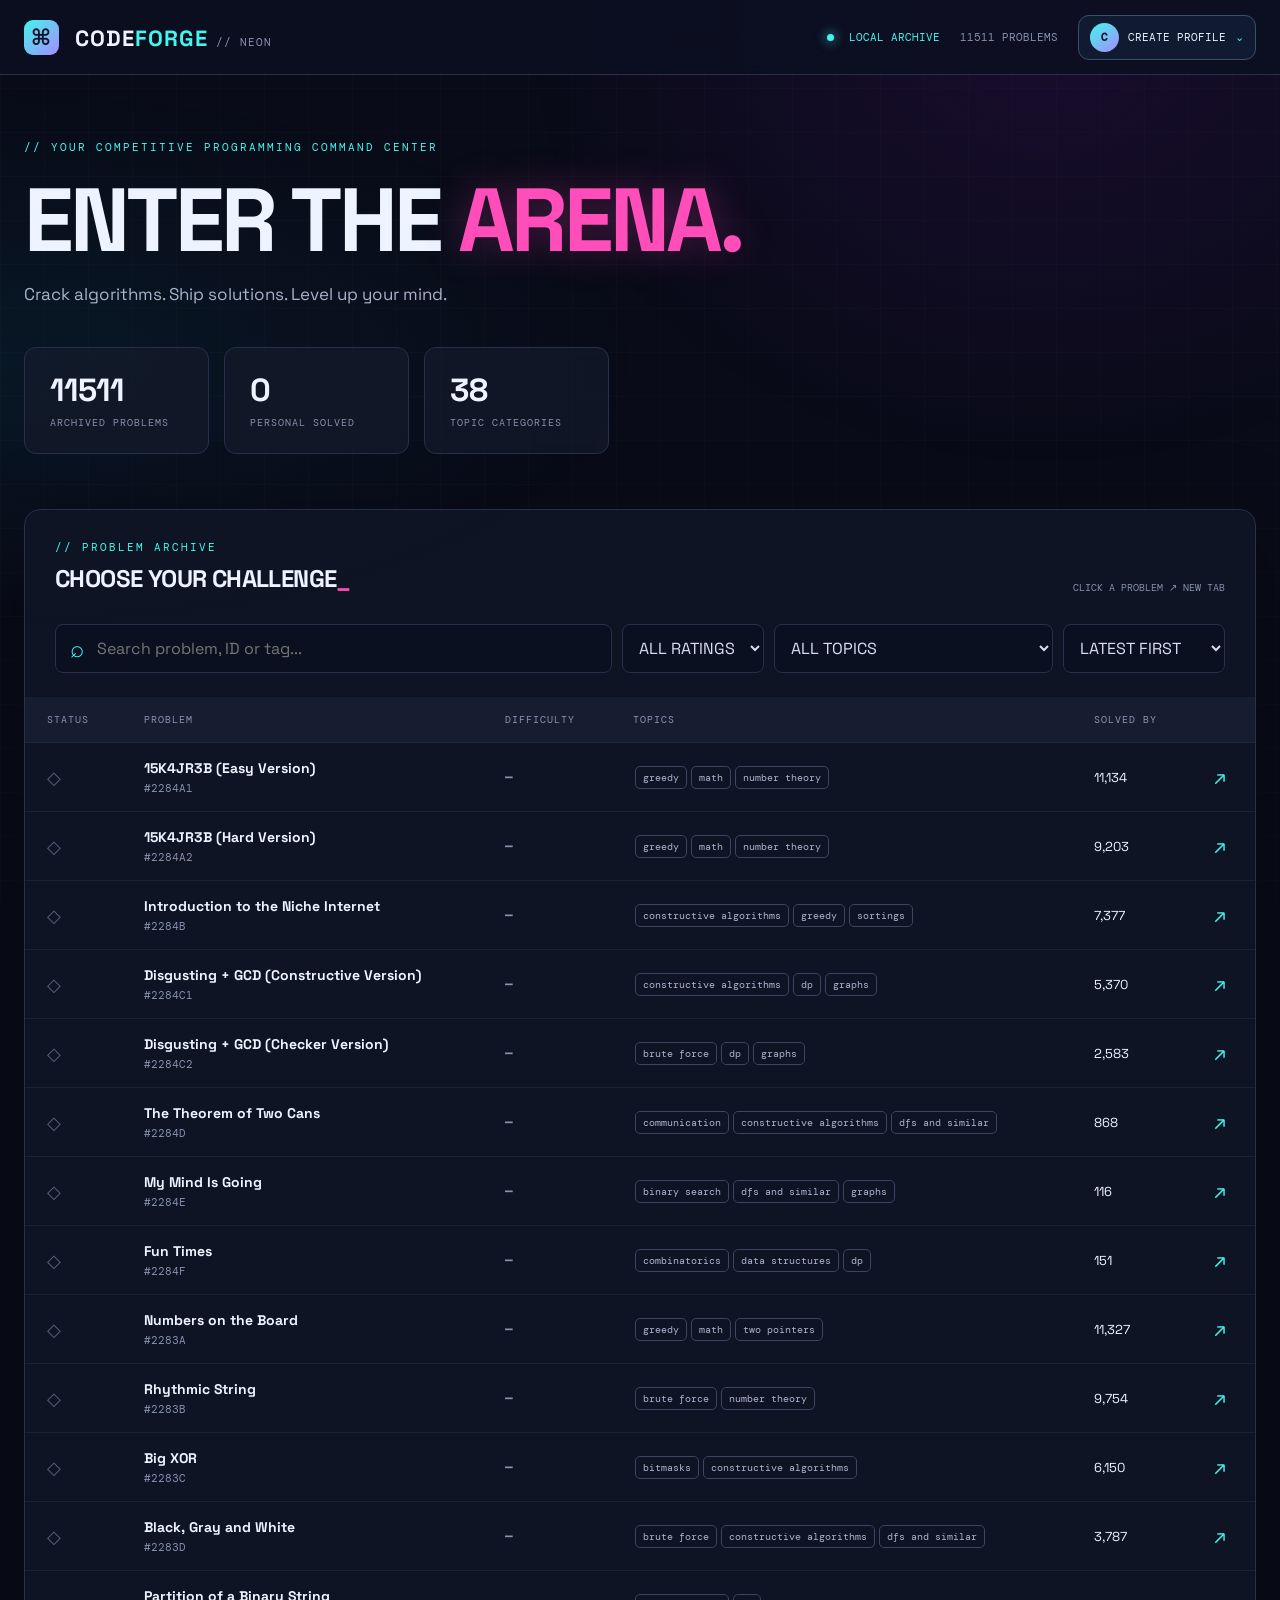
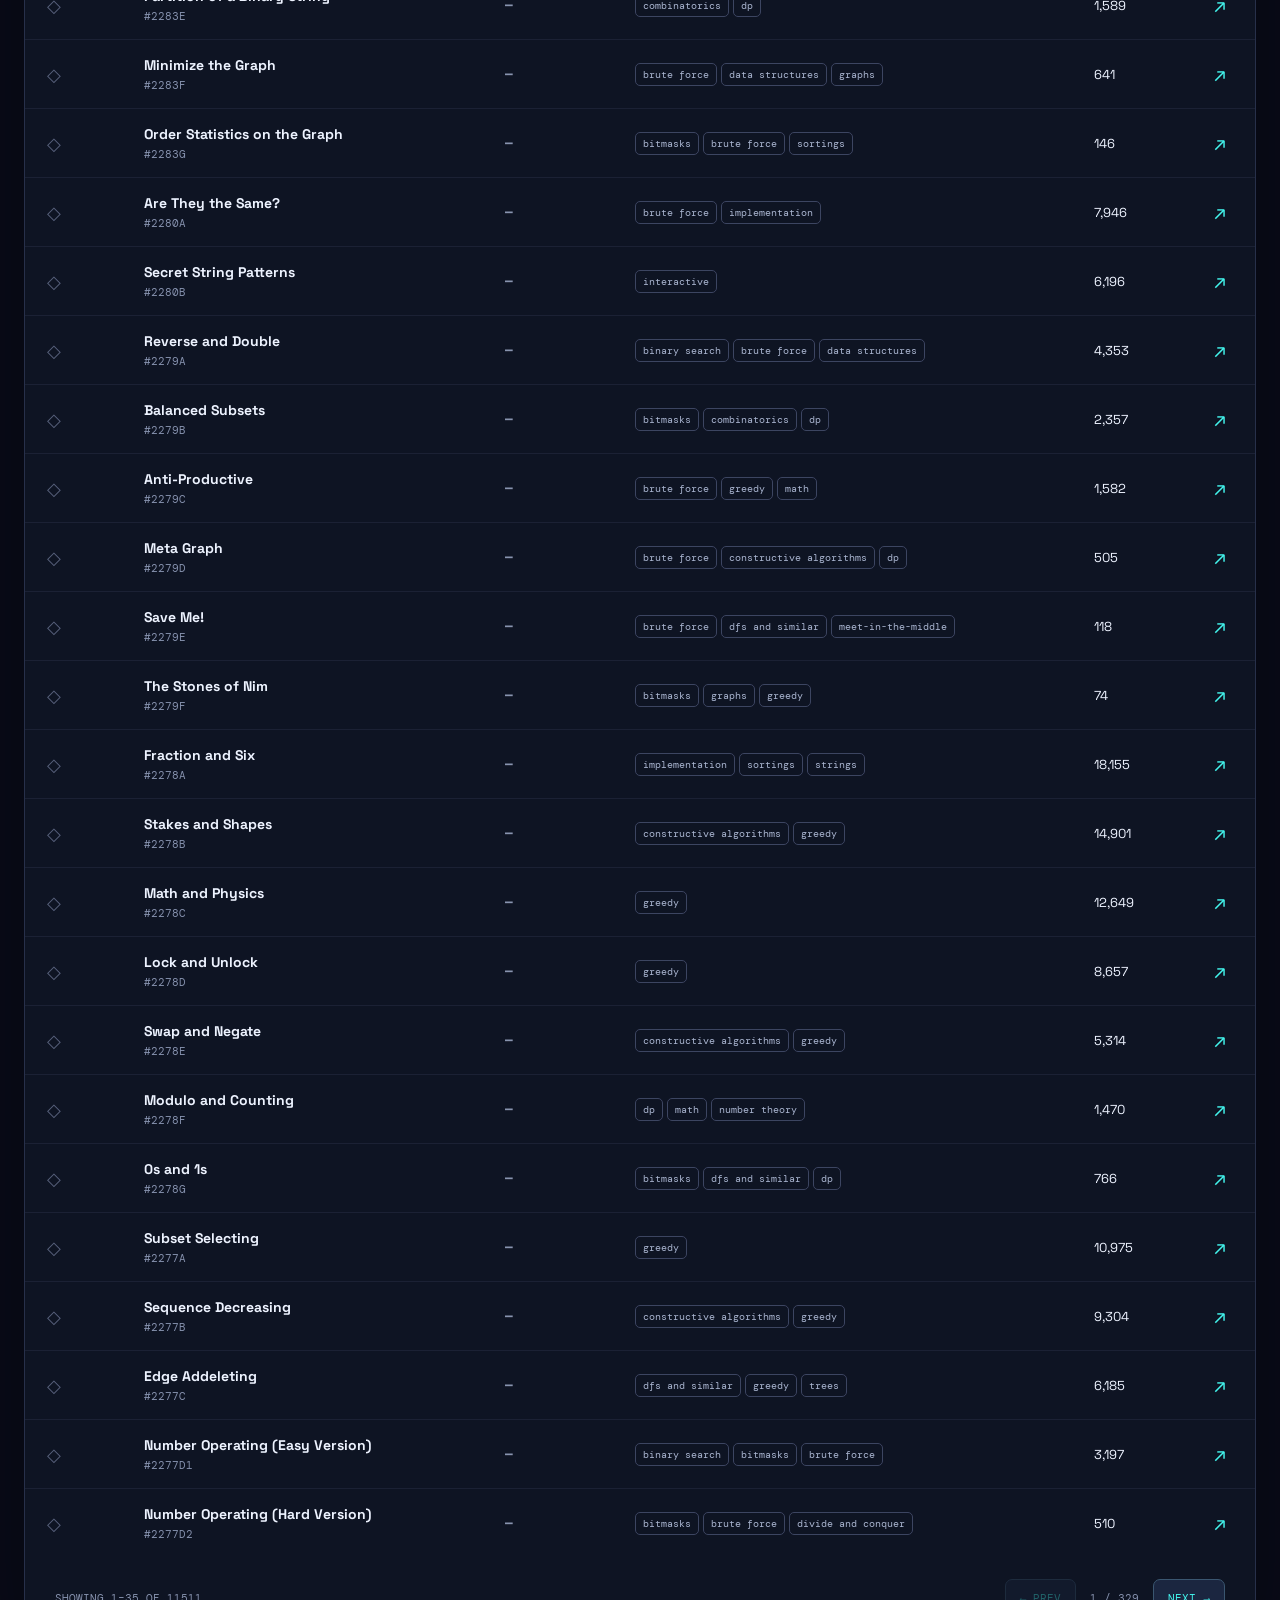
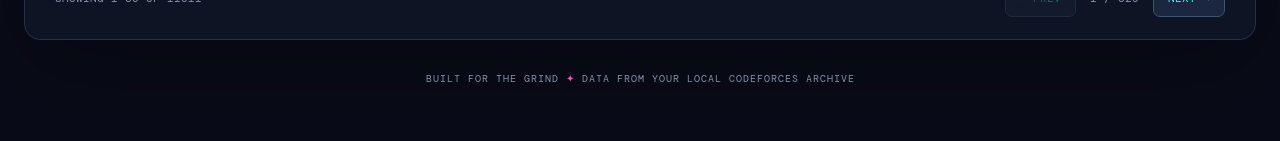
<file: index.html>
<!doctype html><html lang="en"><head><meta charset="utf-8"><meta name="viewport" content="width=device-width,initial-scale=1"><meta name="theme-color" content="#090b18"><title>CODEFORGE // NEON</title><link rel="stylesheet" href="style.css">
<link rel="stylesheet" href="ui.css">
</head><body><div class="ambient"></div><header><a href="index.html" class="logo"><span class="logo-mark">⌘</span> CODE<span>FORGE</span><small> // NEON</small></a><div class="head-right"><span class="live"><i></i> LOCAL ARCHIVE</span><span id="count"></span></div></header><main><div class="eyebrow">// YOUR COMPETITIVE PROGRAMMING COMMAND CENTER</div><h1>ENTER THE <em>ARENA.</em></h1><p class="sub">Crack algorithms. Ship solutions. Level up your mind.</p><div class="metrics"><div><strong id="total">—</strong><small>ARCHIVED PROBLEMS</small></div><div><strong id="solved">—</strong><small>PERSONAL SOLVED</small></div><div><strong id="topics">—</strong><small>TOPIC CATEGORIES</small></div></div><section class="library"><div class="section-head"><div><div class="eyebrow">// PROBLEM ARCHIVE</div><h2>CHOOSE YOUR CHALLENGE<span class="cursor">_</span></h2></div><span class="hint">CLICK A PROBLEM ↗ NEW TAB</span></div><div class="filters"><label class="search"><span>⌕</span><input id="search" placeholder="Search problem, ID or tag..." autocomplete="off"></label><select id="rating"><option value="all">ALL RATINGS</option><option value="800-1200">800–1200</option><option value="1201-1600">1201–1600</option><option value="1601-2000">1601–2000</option><option value="2001-4000">2000+</option><option value="unrated">UNRATED</option></select><select id="tag"><option value="all">ALL TOPICS</option></select><select id="sort"><option value="new">LATEST FIRST</option><option value="easy">EASIEST FIRST</option><option value="hard">HARDEST FIRST</option><option value="popular">MOST SOLVED</option></select></div><div class="table-wrap"><table><thead><tr><th>STATUS</th><th>PROBLEM</th><th>DIFFICULTY</th><th>TOPICS</th><th>SOLVED BY</th><th></th></tr></thead><tbody id="results"></tbody></table></div><div class="pagination"><span id="showing"></span><div><button id="prev">← PREV</button><span id="page"></span><button id="next">NEXT →</button></div></div></section><footer>BUILT FOR THE GRIND <span>✦</span> DATA FROM YOUR LOCAL CODEFORCES ARCHIVE</footer></main><script src="data.js"></script><script src="app.js"></script>
  <script src="ui.js"></script>
</body></html>
</file>
<file: style.css>
@import url('https://fonts.googleapis.com/css2?family=DM+Mono:wght@400;500&family=Space+Grotesk:wght@400;500;600;700&display=swap');:root{--bg:#090b18;--panel:#111628;--line:#27304a;--muted:#8591ad;--cyan:#43f5ed;--pink:#ff4db9;--purple:#a68bff;--text:#edf3ff}*{box-sizing:border-box}body{margin:0;background:var(--bg);color:var(--text);font-family:'Space Grotesk',system-ui,sans-serif;min-height:100vh}button,input,select,textarea{font:inherit}.ambient{position:fixed;inset:0;pointer-events:none;z-index:-1;background:radial-gradient(ellipse at 82% 4%,#3b125a55,transparent 35%),radial-gradient(ellipse at 0 40%,#064b5c33,transparent 35%),linear-gradient(#ffffff04 1px,transparent 1px),linear-gradient(90deg,#ffffff04 1px,transparent 1px);background-size:auto,auto,44px 44px,44px 44px}header{height:75px;padding:0 max(24px,calc((100vw - 1320px)/2));display:flex;align-items:center;justify-content:space-between;border-bottom:1px solid var(--line);background:#0c1021d9;backdrop-filter:blur(16px)}a{color:inherit;text-decoration:none}.logo{font-weight:700;font-size:22px;letter-spacing:1px;white-space:nowrap}.logo span:not(.logo-mark){color:var(--cyan)}.logo small{font:11px 'DM Mono',monospace;color:var(--muted)}.logo-mark{display:inline-flex;width:35px;height:35px;align-items:center;justify-content:center;background:linear-gradient(135deg,var(--cyan),var(--purple));color:#101426;border-radius:9px;margin-right:9px}.head-right{display:flex;align-items:center;gap:20px;font:11px 'DM Mono',monospace;color:var(--muted)}.live{color:var(--cyan);white-space:nowrap}.live i{display:inline-block;width:7px;height:7px;background:var(--cyan);border-radius:50%;box-shadow:0 0 12px var(--cyan);margin-right:8px}main{max-width:1320px;margin:auto;padding:65px 24px 24px}.eyebrow{font:11px 'DM Mono',monospace;letter-spacing:2px;color:var(--cyan)}h1{font-size:clamp(42px,7vw,94px);line-height:1.03;letter-spacing:-4px;margin:20px 0 15px}h1 em{font-style:normal;color:var(--pink);text-shadow:0 0 42px #ff4db950}.sub{color:#a7b2c9;font-size:17px}.metrics{display:flex;gap:15px;margin:42px 0 55px}.metrics>div{min-width:185px;padding:22px 25px;background:#151b2caa;border:1px solid var(--line);border-radius:12px}.metrics strong{display:block;font-size:32px}.metrics small{font:10px 'DM Mono',monospace;color:var(--muted);letter-spacing:1px}.library{background:#101525e8;border:1px solid var(--line);border-radius:16px;overflow:hidden;box-shadow:0 24px 90px #0005}.section-head{padding:30px;display:flex;justify-content:space-between;align-items:end}.section-head h2{font-size:24px;margin:9px 0 0;letter-spacing:-.6px}.cursor{color:var(--pink)}.hint{font:10px 'DM Mono',monospace;color:var(--muted)}.filters{padding:0 30px 24px;display:flex;gap:10px;flex-wrap:wrap}.search{display:flex;align-items:center;flex:1;min-width:230px;background:#0b1020;border:1px solid var(--line);border-radius:8px;padding:0 14px}.search span{color:var(--cyan);font-size:24px}.search input{background:none;border:0;color:white;outline:0;width:100%;padding:13px}select{background:#0b1020;border:1px solid var(--line);color:#d4dff4;padding:12px;border-radius:8px;max-width:100%}.table-wrap{overflow:auto}table{width:100%;border-collapse:collapse;text-align:left;min-width:740px}th{background:#171d30;color:#8895b3;font:10px 'DM Mono',monospace;letter-spacing:1px;padding:16px 22px}td{padding:16px 22px;border-top:1px solid #28304780;font-size:13px}tr.problem-row:hover{background:#1b233a;cursor:pointer}tr.problem-row:hover .pname{color:var(--cyan)}.pname{font-weight:700;font-size:14px}.pid{font:11px 'DM Mono',monospace;color:var(--muted);margin-top:4px}.tag{display:inline-block;border:1px solid #3c4561;border-radius:5px;padding:4px 7px;margin:2px;font:10px 'DM Mono',monospace;color:#aab6d1}.rating{font:12px 'DM Mono',monospace;font-weight:700}.rating.easy{color:#59e4b0}.rating.medium{color:#f6c66e}.rating.hard{color:#ff6e9c}.rating.unknown{color:#8894af}.arrow{color:var(--cyan);font-size:20px}.status{font-size:18px;color:#58627d}.status.done{color:var(--cyan)}.pagination{display:flex;align-items:center;justify-content:space-between;padding:22px 30px;gap:15px;color:var(--muted);font:11px 'DM Mono',monospace}.pagination>div{display:flex;align-items:center;gap:14px}button,.btn{cursor:pointer;background:#1b2640;color:var(--cyan);border:1px solid #3a5670;border-radius:7px;padding:11px 14px;font:11px 'DM Mono',monospace}button:hover,.btn:hover{border-color:var(--cyan);box-shadow:0 0 18px #43f5ed20}button:disabled{opacity:.35;cursor:default}footer{padding:32px 0;text-align:center;color:var(--muted);font:10px 'DM Mono',monospace;letter-spacing:1px}footer span{color:var(--pink)}.back{border:1px solid var(--line);padding:9px;border-radius:7px}.workspace{display:grid;grid-template-columns:minmax(350px,1fr) minmax(380px,1fr);gap:14px;padding:15px;height:calc(100vh - 75px);min-height:600px}.pane{background:#101525e8;border:1px solid var(--line);border-radius:13px;overflow:hidden;display:flex;flex-direction:column;min-height:0}.pane-head{padding:17px 21px;border-bottom:1px solid var(--line);display:flex;justify-content:space-between;align-items:center;gap:12px}.pane-head h2{font-size:16px;margin:0}.problem-content{overflow:auto;padding:25px;line-height:1.7;font-size:14px;white-space:pre-wrap;overflow-wrap:anywhere}.problem-content h3{color:var(--cyan);margin-top:26px}.problem-content .statement{white-space:pre-wrap}.problem-content pre,.sample pre{white-space:pre-wrap;overflow:auto;background:#0a1020;padding:14px;border:1px solid #303b58;border-radius:8px;color:#d7e9ff;font:12px/1.7 'DM Mono',monospace}.meta{display:flex;gap:9px;flex-wrap:wrap;margin-top:12px}.meta span{color:var(--muted);font:11px 'DM Mono',monospace}.sample{margin:15px 0}.sample strong{color:var(--purple);font-size:12px}.macbar{background:#181e30;border-bottom:1px solid var(--line);display:flex;align-items:center;justify-content:space-between;padding:11px 14px;gap:10px}.dots{display:flex;gap:7px}.dots i{width:11px;height:11px;border-radius:50%;background:#ff5f57}.dots i:nth-child(2){background:#febc2e}.dots i:nth-child(3){background:#28c840}.filename{font:11px 'DM Mono',monospace;color:#b2c0d9}.editor-toolbar{padding:12px;display:flex;gap:8px;flex-wrap:wrap;align-items:center;border-bottom:1px solid var(--line)}.editor-toolbar select{padding:9px}.editor-toolbar button{padding:10px}.primary{background:var(--cyan);color:#081322;border-color:var(--cyan);font-weight:700}.editor-area{flex:1;min-height:220px;position:relative;display:flex}.editor-area textarea{width:100%;height:100%;resize:none;border:0;outline:0;background:#0a0e1c;color:#d9eaff;padding:20px;font:13px/1.7 'DM Mono',monospace;tab-size:4}.output{border-top:1px solid var(--line);height:210px;display:flex;flex-direction:column}.output-head{padding:11px 14px;background:#151b2c;color:var(--cyan);font:11px 'DM Mono',monospace;display:flex;justify-content:space-between}.output pre{margin:0;padding:14px;overflow:auto;white-space:pre-wrap;flex:1;font:12px/1.6 'DM Mono',monospace;color:#b7c6e2}.note{font-size:11px;color:var(--muted);padding:0 12px 12px}.smalllink{color:var(--cyan);text-decoration:underline}.empty{text-align:center;padding:35px;color:var(--muted)}@media(max-width:850px){.workspace{grid-template-columns:1fr;height:auto;min-height:0}.pane{min-height:450px}.problem-pane{max-height:650px}.editor-pane{height:730px}.hint{display:none}}@media(max-width:600px){header{padding:0 14px;height:65px}.logo{font-size:16px}.logo-mark{width:28px;height:28px}.logo small,.head-right #count,.live{display:none}.head-right{gap:5px}main{padding:40px 14px}h1{letter-spacing:-2px}.metrics{gap:8px;margin:28px 0}.metrics>div{min-width:0;flex:1;padding:15px 10px}.metrics strong{font-size:23px}.metrics small{font-size:8px}.section-head{padding:22px}.filters{padding:0 18px 18px}.filters select{flex:1;min-width:42%;font-size:11px}.search{flex-basis:100%}.pagination{padding:15px;flex-wrap:wrap}.workspace{padding:8px}.pane-head{padding:13px}.problem-content{padding:17px}.editor-toolbar{gap:5px}.editor-toolbar button{font-size:10px;padding:9px}}
</file>
<file: ui.css>
/* CodeForge window manager */
body.compact-ui .problem-content{font-size:12px}body.compact-ui .pane-head{padding:10px}body.focus-ui .ambient{display:none}
.cf-actions{display:flex;gap:7px;align-items:center}.cf-iconbtn{padding:6px 9px;border-radius:7px;color:var(--cyan);background:#16233b;border:1px solid #385074;font-size:13px;min-width:30px}.cf-iconbtn:hover{background:#254163}
.cf-profile-button{display:flex;align-items:center;gap:9px;padding:7px 11px;border:1px solid #37516b;background:#101b31;border-radius:11px;color:#eaf2ff;cursor:pointer;white-space:nowrap}.cf-avatar{display:grid;place-items:center;width:29px;height:29px;border-radius:50%;background:linear-gradient(140deg,var(--cyan),var(--purple));color:#101628;font-weight:900}.cf-menu{position:fixed;right:14px;top:73px;z-index:100;background:#121b31;border:1px solid #3d5375;box-shadow:0 24px 80px #000b;border-radius:13px;padding:10px;width:min(300px,calc(100vw - 28px));display:none}.cf-menu.open{display:block}.cf-menu button{display:block;width:100%;text-align:left;margin:4px 0}.cf-overlay{position:fixed;inset:0;background:#030711b8;z-index:110;display:none;align-items:center;justify-content:center;padding:15px}.cf-overlay.open{display:flex}.cf-dialog{width:min(510px,100%);max-height:92vh;overflow:auto;background:#121b31;border:1px solid #42618b;box-shadow:0 20px 100px #000b;border-radius:17px;padding:23px}.cf-dialog h2{margin:0 0 8px}.cf-dialog label{display:block;color:#aabbd7;font-size:12px;margin:15px 0 6px}.cf-dialog input,.cf-dialog select{width:100%;background:#090f20;border:1px solid #354866;color:#eaf2ff;padding:12px;border-radius:9px}.cf-dialog .cf-row{display:flex;gap:8px;justify-content:flex-end;margin-top:20px}.cf-dialog .cf-help{font-size:12px;color:#91a2c0;line-height:1.6}.cf-windowbar{display:flex;align-items:center;justify-content:space-between;padding:8px 12px;background:#131e34;border-bottom:1px solid #2c3e60;gap:8px;cursor:grab;user-select:none}.cf-windowbar span{color:#b5c9e6;font:11px monospace}.cf-windowbar .cf-actions{margin-left:auto}.workspace.cf-floating{position:relative;display:block;min-height:calc(100vh - 75px);height:auto;overflow:hidden}.workspace.cf-floating .pane{position:absolute;min-height:200px;max-height:none;box-shadow:0 24px 70px #0008;resize:both;overflow:hidden}.workspace.cf-floating .problem-pane{left:1%;top:15px;width:48%;height:calc(100vh - 125px)}.workspace.cf-floating .editor-pane{left:51%;top:15px;width:48%;height:calc(100vh - 125px)}.workspace .pane.cf-max{position:fixed!important;z-index:90!important;left:8px!important;top:82px!important;width:calc(100vw - 16px)!important;height:calc(100vh - 90px)!important;max-height:none!important;resize:none!important}.workspace.cf-floating .pane .cf-windowbar{touch-action:none}.cf-toast{position:fixed;bottom:18px;left:50%;transform:translateX(-50%);background:#142d36;border:1px solid var(--cyan);color:white;padding:12px 20px;border-radius:9px;z-index:150;display:none}
@media(max-width:850px){.workspace.cf-floating{height:auto;display:flex;flex-direction:column;overflow:visible}.workspace.cf-floating .pane{position:relative!important;left:auto!important;top:auto!important;width:100%!important;height:560px!important;resize:vertical}.workspace.cf-floating .pane.cf-max{position:fixed!important;left:8px!important;top:72px!important;width:calc(100vw - 16px)!important;height:calc(100dvh - 80px)!important}.cf-windowbar{cursor:default}.cf-profile-button .cf-name{display:none}}

/* v2 responsive fix: keep standard input and terminal accessible at browser zoom */
html,body{min-width:0} .workspace,.workspace .pane{min-width:0}
.editor-pane{display:flex!important;flex-direction:column!important;overflow-y:auto!important;overscroll-behavior:contain;min-height:320px}
.editor-pane .editor-area{flex:1 0 160px;min-height:160px;max-height:none!important;overflow:auto}
.editor-pane .editor-area textarea{min-height:150px;max-height:none}
.editor-pane .editor-toolbar{flex:0 0 auto;display:flex;flex-wrap:wrap;gap:6px}
.editor-pane .output{flex:0 0 auto;min-height:135px;overflow:visible}
.editor-pane .output pre,.editor-pane #terminal{max-height:280px;overflow:auto;white-space:pre-wrap;overflow-wrap:anywhere}
.cf-stdin-panel{flex:0 0 auto;display:flex;flex-direction:column;gap:8px;padding:12px 15px;border-top:1px solid #27304a;min-height:135px}
.cf-stdin-panel label{font:700 12px monospace;color:#43f5ed}
.cf-stdin-panel textarea{display:block;width:100%;box-sizing:border-box;min-height:95px;height:110px;resize:vertical;background:#0a0e1c;color:#d9eaff;border:1px solid #27304a;border-radius:7px;padding:10px;font:12px monospace}
.cf-runner-note{font:11px monospace;color:#8591ad;line-height:1.5}
.cf-judge-status{flex:0 0 auto;padding:12px 16px;border-top:1px solid #27304a;font:700 12px monospace;color:#f6c66e;overflow-wrap:anywhere}
.cf-judge-status[data-result=pass]{color:#59e4b0;background:#102e28}.cf-judge-status[data-result=fail]{color:#ff6e9c;background:#351a2a}
.workspace.cf-floating .editor-pane{overflow-y:auto!important}
.workspace .pane.cf-max.editor-pane{overflow-y:auto!important}
@media(max-width:850px){.workspace.cf-floating .editor-pane{min-height:450px!important;height:min(720px,85dvh)!important;overflow-y:auto!important}.editor-pane .editor-area{flex-basis:170px}}
</file>
